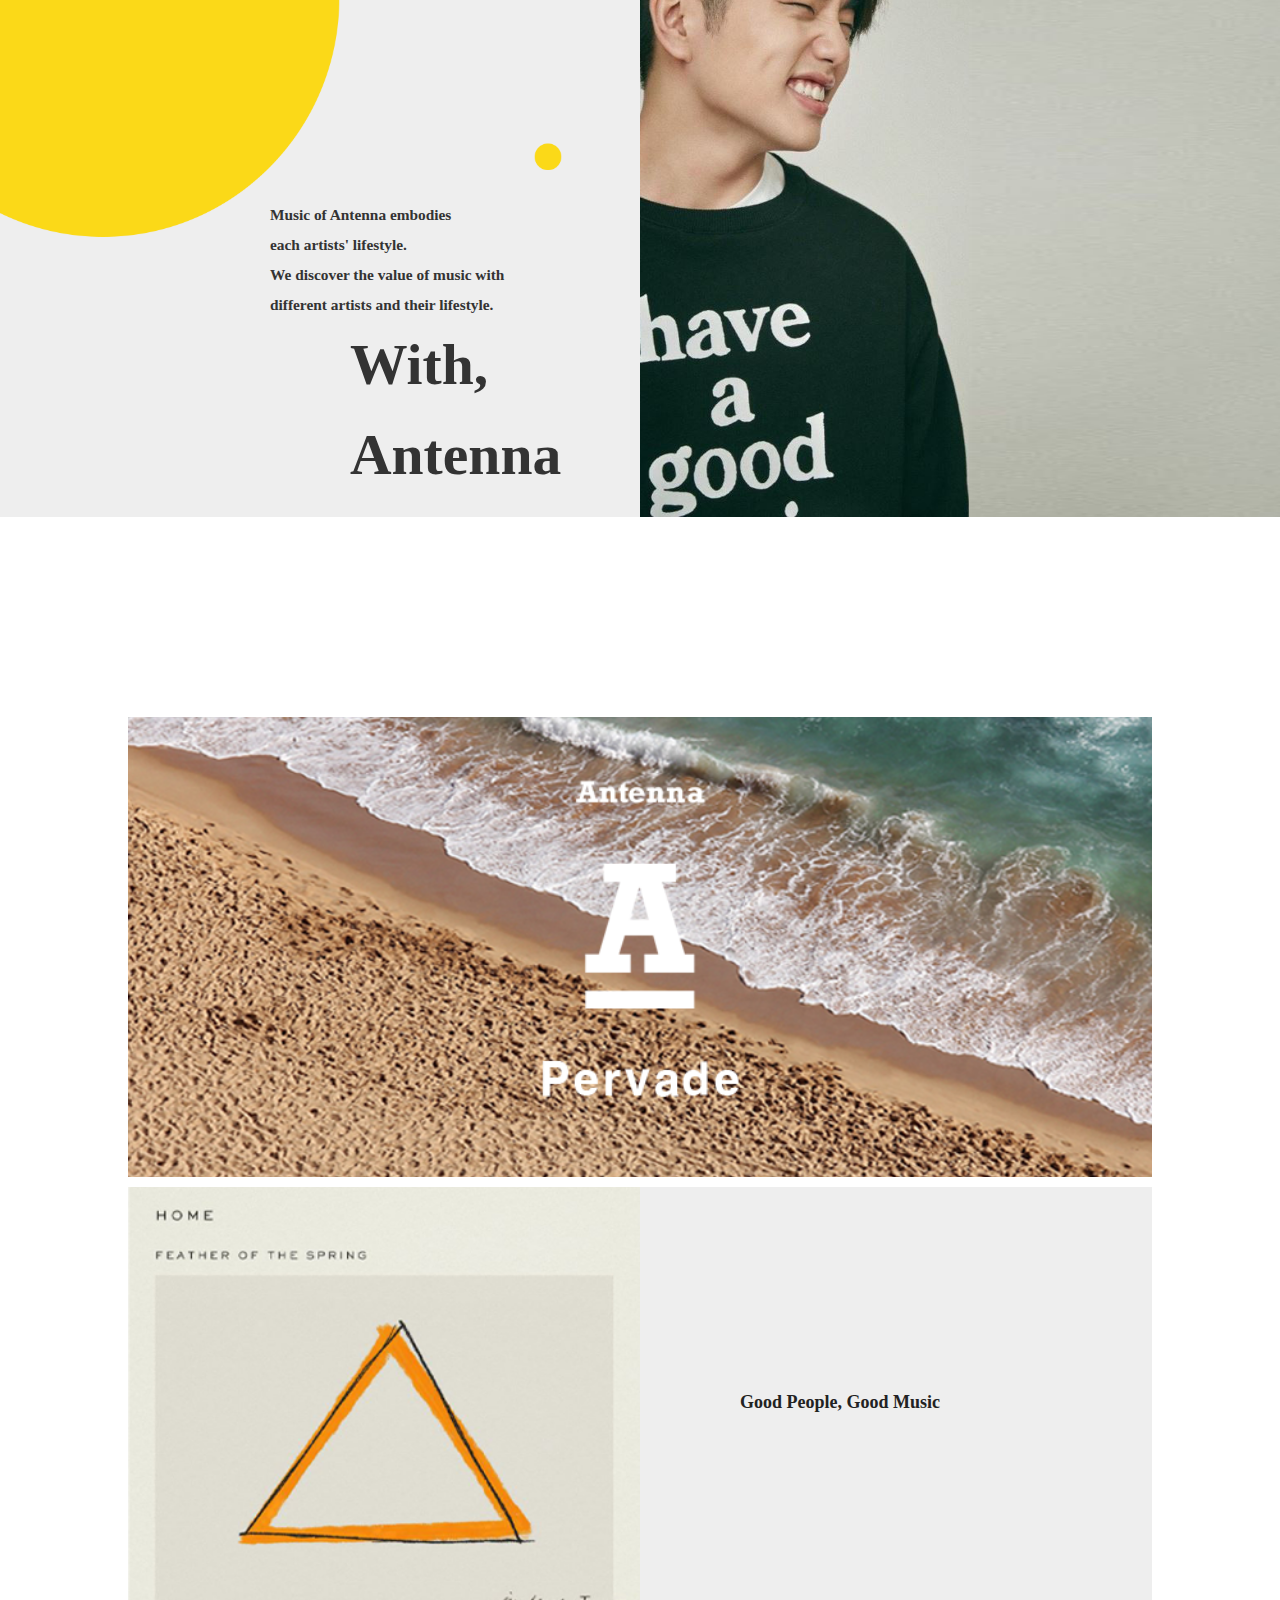
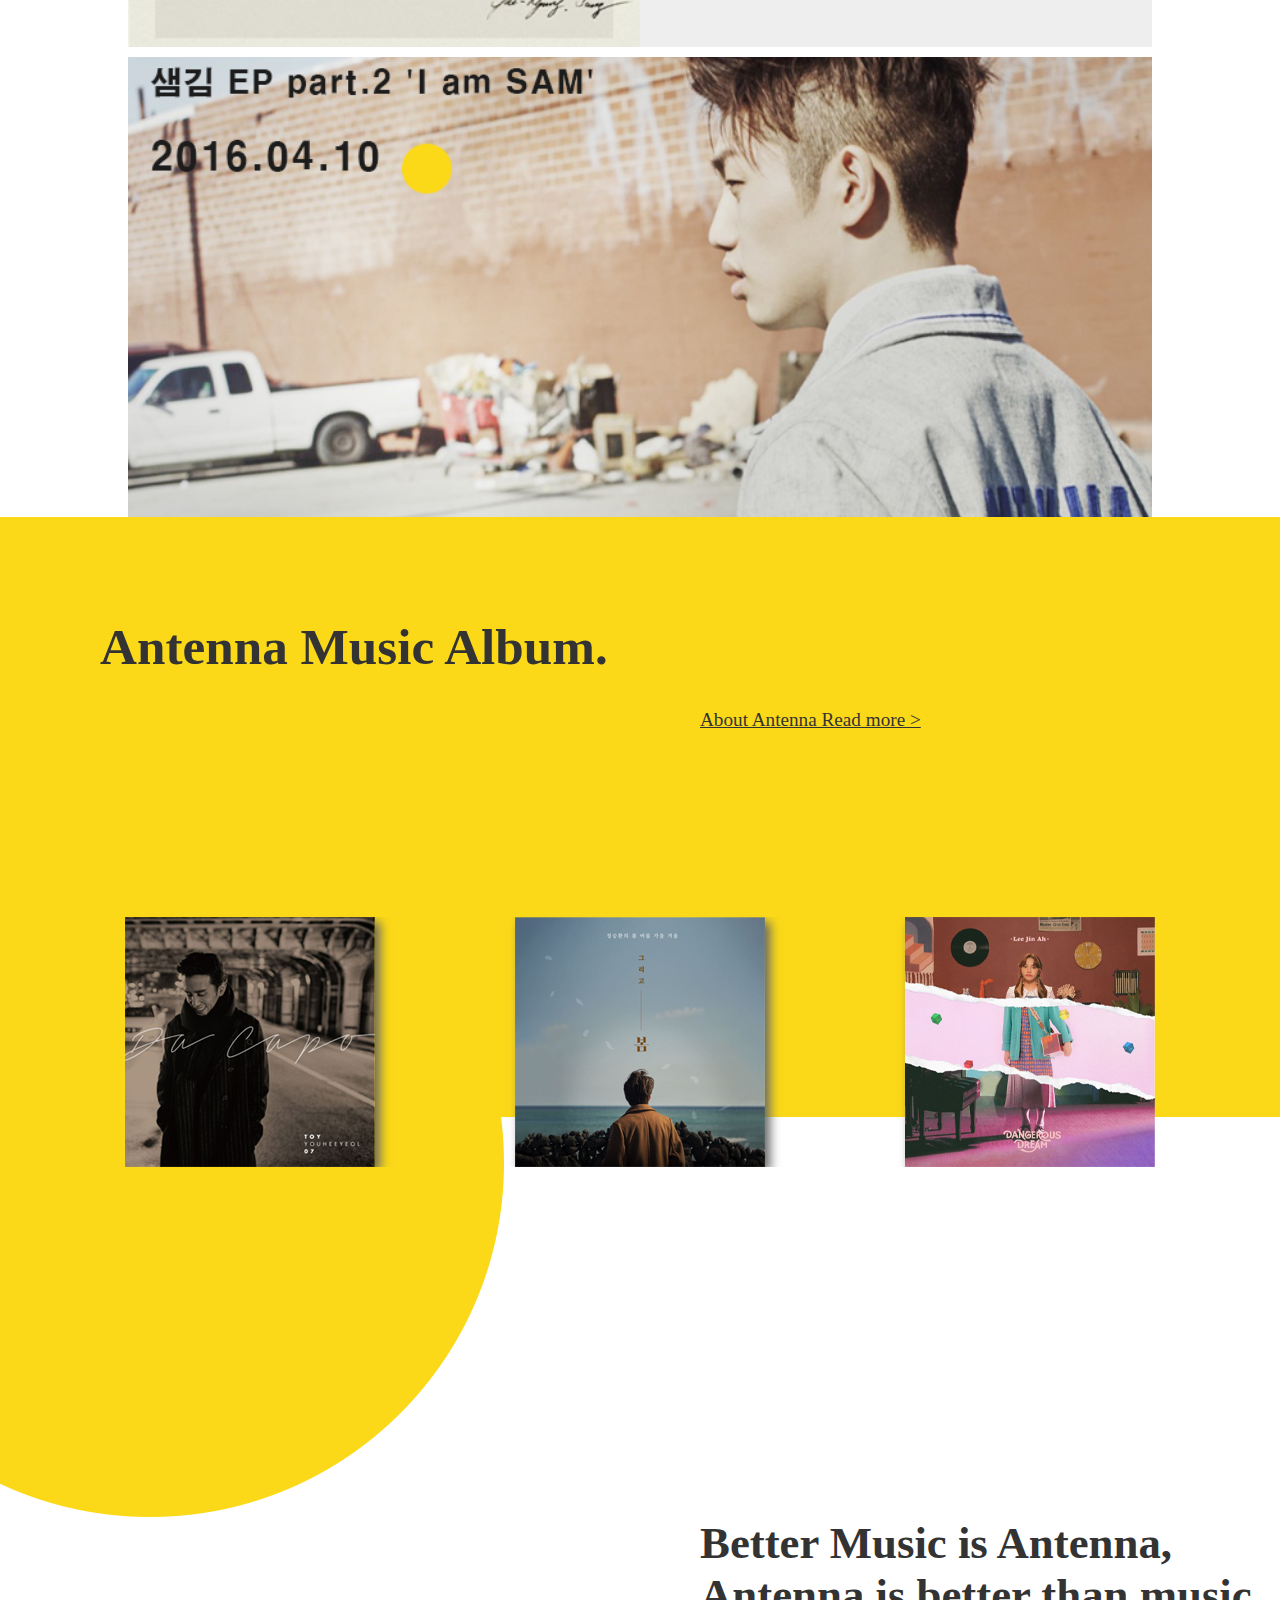
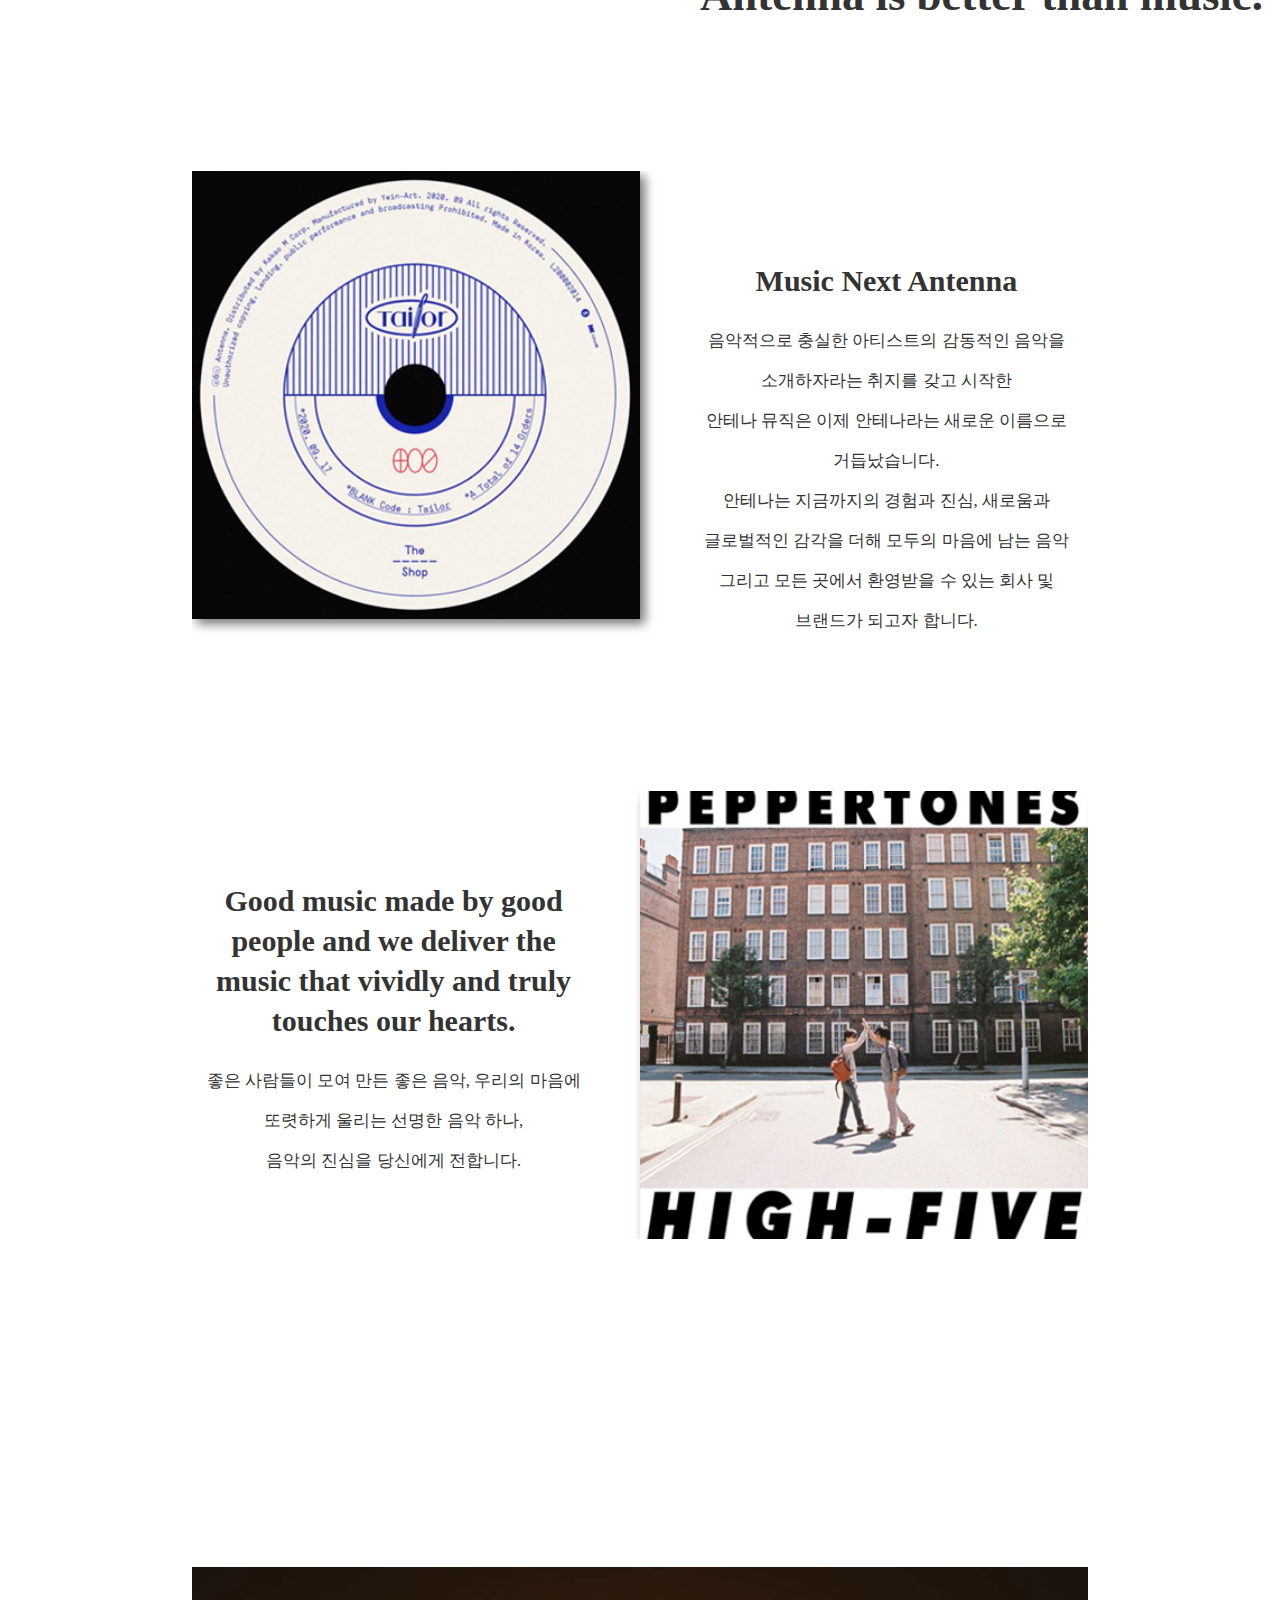
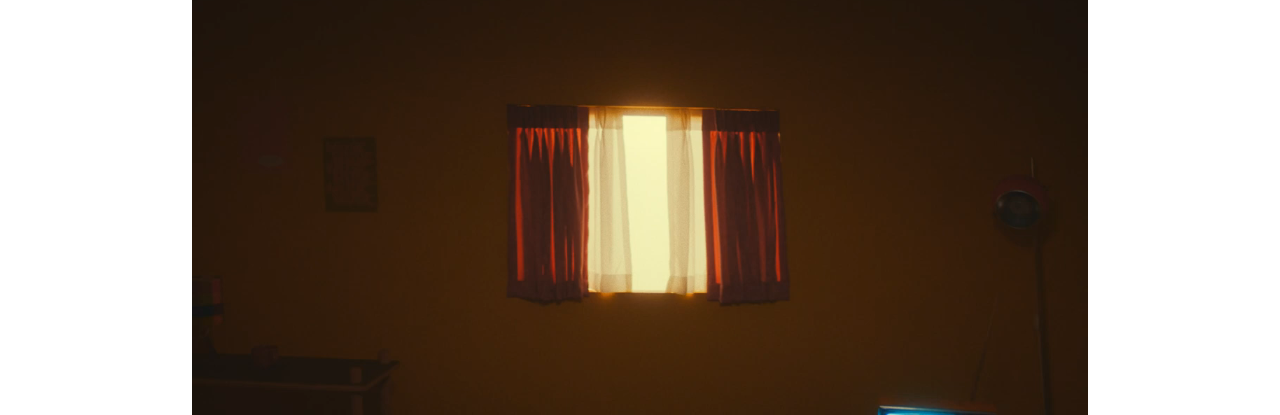
<file: index.html>
<!DOCTYPE html>
<html lang="ko">
<head>
    <title>Antenna</title>
    <meta charset="UTF-8">
    <meta http-equiv="X-UA-Compatible" content="IE=edge">
    <meta name="viewport" content="width=device-width, initial-scale=1.0">
    
    <!-- common css -->
    <link rel="stylesheet" href="common/css/common.css">
    <!-- main visual css -->
    <link rel="stylesheet" href="main.css/main.css">
    <!-- #gnb js -->
    <!-- <script src="common/js/gnb.js"></script> -->
    <!-- map js 연결 -->
    <script type="text/javascript" src="//dapi.kakao.com/v2/maps/sdk.js?appkey=d85fa69e37deff5cb8f47fed717e6f10"></script>
</head>
<body>
    <div id="wrap">
        <? include "common/header.html"; ?>
        <section id="container">
            <!-- art.visual 영역 -->
            <article class="visual_ct">
                <img src="common/imgs/aaa.png" alt="메인비주얼이미지">
                <img src="common/imgs/visual_img.png" alt="샘김메인이미지">
                <img class="visual_02" src="images/visual_img2.png" alt="샘김메인이미지2">
            </article>
            <article class="main_visual_txt">
                <p>
                Music of Antenna embodies <br>
                each artists' lifestyle. <br>
                We discover the value of music with <br>
                different artists and their lifestyle.</p>
                <h2 class="visual_txt">With, <br>
                    Antenna</h2>
            </article>
            <!-- art.news 영역 -->
            <article class="news_ct">
                <div class="news_ct_inner">
                    <ul class="news_ct_item">
                        <li class="news_item">퍼베이드이미지</li>
                        <li class="news_item02">
                            <span class="item_tit">정승환, 6월 단독 콘서트 개최… <br>
                                올림픽홀 입성 ‘역대 최대 규모’</span>
                            <span>정승환 역대급 단독 콘서트 ‘안녕, 나의 우주’ 
                                    또 한 번의 성장 예고 '26일 티켓 예매 오픈'
                                    가수 정승환이 오는 6월 동명의 단독 콘서트를 
                                    연다. 정승환 소속사 안테나는 22일 “정승환이 
                                    오는 6월 22일, 23일 양일간 서울 송파구 
                                    올림픽공원 올림픽홀에서 단독 콘서트
                                    ‘안녕, 나의 우주’를 개최한다”고 밝혔다.</span>
                        </li>
                        <li class="news_item03">정재형-Home</li>
                        <li class="news_item04">
                            <span class="item_tit">Good People, Good Music</span>
                            <span>‘좋은 사람, 좋은 음악’을 모토로 
                                생각하는 안테나는 소속 아티스트의 
                                음반 제작과 매니지먼트, 
                                새로운 아티스트 발굴 및 교류, 
                                영화, 광고, 드라마 음악의 제작 및 
                                기획 등 다양한 필드에서 참신한 
                                아이디어와 노하우를 선보이겠습니다.</span>
                        </li>
                        <li class="news_item05">권진안-나의모양</li>
                        <li class="news_item06">
                            <span class="item_tit">유희열 '딸에게 보내는 노래' <br>
                                그림책으로 나와...</span>
                            <span>그룹 ‘토이’의 6집 앨범 ‘땡큐(Thank you)’
                                에 수록된 노래 ‘딸에게 보내는 노래’가 
                                그림책으로 출간됐다. 유희열의 노랫말에 
                                맞춰 그림책 작가 천유주가 그림을 그렸다. 
                                창비의 노랫말 그림책 시리즈의 첫 주자다. 
                                유희열은 책을 내면서 “‘딸에게 보내는 
                                노래’는 사실 아내를 위해 만든 곡이며..</span>
                        </li>
                        <li class="news_item07">샘김-이미지배너</li>
                    </ul>
                </div>
            </article>
            <article class="album_ct">
                <div class="album_ct_text">
                    <h2 class="album_tit">Antenna Music Album.</h2>
                    <a href="#"><p>About Antenna Read more ></p></a>
                </div>
                <div class="album_ct_inner">
                    <ul class="album_items">
                        <li><img src="images/album01.png" alt="토이앨범이미지"></li>
                        <li><img src="images/album02.png" alt="정승환앨범이미지"></li>
                        <li><img src="images/album03.png" alt="이진아앨범이미지"></li>
                    </ul>
                </div>
            </article>
            <article class="antenna_ct">
                <div class="antenna_tit_box">
                    <span class="antenna_tit">Better Music is Antenna, <br>
                        Antenna is better than music.</span>
                </div>
                <div class="antenna_ct_inner">
                    <ul>
                        <li class="antenna_item">
                            <img src="images/a_talor.png" alt="테일러이미지">

                            <div class="a_txt_box">
                                <h4>Music Next Antenna</h4>
                                <p>음악적으로 충실한 아티스트의 감동적인 음악을 <br>
                                    소개하자라는 취지를 갖고 시작한 <br> 안테나 뮤직은 
                                    이제 안테나라는 새로운 이름으로  <br> 거듭났습니다. <br> 
                                    안테나는 지금까지의 경험과 진심, 새로움과  <br> 
                                    글로벌적인 감각을 더해  모두의 마음에 남는 음악 <br>  그리고  
                                    모든 곳에서 환영받을 수 있는 회사 및 <br> 브랜드가 되고자 합니다.</p>
                            </div>
                        </li>
                        <li class="antenna_item02">
                            <img src="images/a_tons.png" alt="페퍼톤스이미지">
                            <div class="a_txt_box2">
                                <h4>Good music made by 
                                    good people and we deliver 
                                    the music  that vividly and truly 
                                    touches our hearts.</h4>
                                <p>
                                    좋은 사람들이 모여 만든 좋은 음악, 우리의 마음에 <br>  또렷하게 울리는 
                                    선명한 음악 하나, <br>  음악의 진심을 당신에게 전합니다.</p>
                            </div>
                        </li>
                    </ul>
                </div>
            </article>
            <div class="single_tit"></div>
            <article class="video_ct">
                <video src="video/Sam Kim Single 'The Juice' MV Teaser 1.mp4" muted autoplay loop></video>
            </article>
        </section>
        <? include "common/footer.html"; ?>

    </div>
    <!-- footer map js -->
    <script src="//dapi.kakao.com/v2/maps/sdk.js?appkey=http://127.0.0.1:5500"></script>
	<script>
		var mapContainer = document.getElementById('map'), // 지도를 표시할 div 
		    mapOption = {
		        center: new kakao.maps.LatLng(37.522870435947844, 127.03161369811241), // 지도의 중심좌표
		        level: 5, // 지도의 확대 레벨
		        mapTypeId : kakao.maps.MapTypeId.ROADMAP // 지도종류
		    }; 

		// 지도를 생성한다 
		var map = new kakao.maps.Map(mapContainer, mapOption); 

		// 지도에 마커를 생성하고 표시한다
		var marker = new kakao.maps.Marker({
		    position: new kakao.maps.LatLng(37.522870435947844, 127.03161369811241), // 마커의 좌표
		    map: map // 마커를 표시할 지도 객체
		});
	</script>
</body>
</html>
</file>
<file: main.css/main.css>
@charset "utf-8";

/* text fade 효과 */
@keyframes fadeIn{
    from{opacity: 0;transform: translateY(40px);}
    to{opacity: 3;transform: none;}
}
.main_visual_txt p{animation: fadeIn 1s ease-in-out;}

@keyframes fadeIn{
    from{opacity: 0;transform: translateY(50px);}
    to{opacity: 3;transform: none;}
}



#container{display: flex;flex-flow: row wrap;width: 100%;margin-top: -150px;}
article.news_ct{width: 100%;height: 1400px;margin-top: 100px;}
article.album_ct{position: relative;width: 100%;height: 1000px;margin-top: 100px;background-image: url(../images/bgi.png);background-repeat: no-repeat;background-size: cover;}
article.antenna_ct{width: 100%;height: 1500px;}
article.video_ct{width: 70%; margin: 0 auto;}

/* #container .visual_ct */
#container article.visual_ct{display: flex;flex-flow: row nowrap;width: 100%;}
#container article.visual_ct img{display: block;width: 50%;}
#container article.visual_ct img.visual_02{display:none;width: 100%;}

/* article .main_visual txt */
#container .main_visual_txt{}
#container .main_visual_txt p{position: absolute;top:260px; left:300px; font-size: 1.2vw;font-weight: bold;line-height: 30px;}
#container .main_visual_txt h2.visual_txt{position: absolute;top:420px; left:450px; font-size: 4.5vw;line-height: 90px;animation: fadeIn 1.2s ease-in-out;}


/* article .news_ct */
article.news_ct .news_ct_inner{width: 1280px;margin: 0 auto;} 
article.news_ct .news_ct_inner ul.news_ct_item{display: flex;flex-flow: row wrap;justify-content: center;text-indent: -9999px;margin-top: 100px;}
article.news_ct .news_ct_inner ul.news_ct_item li{width: 400px;height: 390px;}
article.news_ct .news_ct_inner ul.news_ct_item li:hover{transition: all 0.5s;}

article.news_ct .news_ct_inner ul.news_ct_item .news_item{background-position: center;width: 790px;height: 390px;background-image: url(../images/item1.png);background-repeat: no-repeat;margin-right: 10px;}
article.news_ct .news_ct_inner ul.news_ct_item .news_item:hover{background-image: url(../images/item1_ho.png);}
article.news_ct .news_ct_inner ul.news_ct_item .news_item02{width: 400px;height: 390px; background-color: #eee;text-indent: 0;text-align: left;}

/* 뉴스 아이템 텍스트 */
article.news_ct .news_ct_inner ul.news_ct_item span.item_tit{display: block; width: 400px;font-size: 18px;font-weight: bold;text-align: center; padding-top: 200px;margin-bottom: 50px;}
article.news_ct .news_ct_inner ul.news_ct_item span.item_tit:hover{display: block;}
article.news_ct .news_ct_inner ul.news_ct_item span{display: none;text-align: center; font-size: 16px;line-height: 30px;color: #222;}

article.news_ct .news_ct_inner ul.news_ct_item .news_item03{display: block;width: 400px;height: 390px; background-image: url(../images/item3.png);background-repeat: no-repeat;margin-top: 10px; margin-right: 10px;background-position: center;}
article.news_ct .news_ct_inner ul.news_ct_item .news_item03:hover{background-image: url(../images/item3_ho.png);}
article.news_ct .news_ct_inner ul.news_ct_item .news_item04{width: 380px;height: 390px;background-color: #eee;text-indent: 0; margin-top: 10px; margin-right: 10px;}
article.news_ct .news_ct_inner ul.news_ct_item .news_item05{width: 400px;height: 390px; background-image: url(../images/item5.png);background-repeat: no-repeat;margin-top: 10px;}
article.news_ct .news_ct_inner ul.news_ct_item .news_item05:hover{background-image: url(../images/item5_ho.png);}
article.news_ct .news_ct_inner ul.news_ct_item .news_item06{ background-color: #eee;text-indent: 0; margin-top: 10px; margin-right: 10px;}
article.news_ct .news_ct_inner ul.news_ct_item .news_item07{background-position: center;width: 790px;height: 390px; margin-top: 10px; background-image: url(../images/item7_bn.png);}
article.news_ct .news_ct_inner ul.news_ct_item .news_item07:hover{background-image: url(../images/item7_ho.png);}


/* article.album_ct */
article.album_ct .album_ct_text{position: absolute;top:100px;left: 100px;width: 1600px;}
article.album_ct .album_ct_text .album_tit{font-size: 4vw;font-weight: bold;}
article.album_ct .album_ct_text a{color: #333;text-decoration: none;}
article.album_ct .album_ct_text a p{font-size: 1.5vw;text-decoration-line: underline;margin-top: 30px; margin-left: 600px;}

article.album_ct .album_ct_inner{width: 100%;margin-top: 400px;}
article.album_ct .album_ct_inner ul.album_items{overflow: hidden; width: 1030px;margin:0 auto;}
article.album_ct .album_ct_inner ul.album_items li{width: 250px; height: 250px; float: left;margin-right: 140px;box-shadow: 5px 5px 10px #666;}
article.album_ct .album_ct_inner ul.album_items li:last-child{margin-right: 0;}

/* article.antenna_ct */
article.antenna_ct .antenna_tit_box{ width: 100%;margin: auto; margin-right: -700px;}
article.antenna_ct .antenna_tit_box span.antenna_tit{font-size: 3.5vw;font-weight: 600;}

article.antenna_ct .antenna_ct_inner{ width: 70%;margin: 0 auto;}
article.antenna_ct .antenna_ct_inner ul{margin-top: 150px;}
article.antenna_ct .antenna_ct_inner ul li{width: 100%;overflow: hidden;}
article.antenna_ct .antenna_ct_inner ul li:last-child{margin-top: 150px;}
article.antenna_ct .antenna_ct_inner ul li .a_txt_box{width: 45%;float: right;}
article.antenna_ct .antenna_ct_inner ul li .a_txt_box2{width: 45%;float: left;}


article.antenna_ct .antenna_ct_inner ul .antenna_item{width: 100%;}
article.antenna_ct .antenna_ct_inner ul .antenna_item img{display: block;width: 50%;float: left;}
article.antenna_ct .antenna_ct_inner ul .antenna_item02{}
article.antenna_ct .antenna_ct_inner ul .antenna_item02 img{display: block;width: 50%;float: right;}
article.antenna_ct .antenna_ct_inner ul li img{display: block;box-shadow: 5px 5px 10px #777;}

article.antenna_ct .antenna_ct_inner ul li h4{width: 100%; font-size: 30px;font-weight: bold;text-align: center;line-height: 40px;margin-top: 90px;}
article.antenna_ct .antenna_ct_inner ul li p{width: 100%; font-size: 17px;text-align: center;line-height: 40px;margin-top: 20px;}

/* article.video_ct */
.single_tit{background-image: url(../images/video_tit.png);background-repeat: no-repeat;}
article.video_ct video{width: 100%;margin-top: 150px;}




/* ---------------------@media screen------------------------- */
/* 일반PC(1281px ~ 1600px) */
@media screen and (max-width : 1600px){
   article.album_ct .album_ct_text{width: 100%;}
}
/* 대형 태블릿(769px ~ 1280px) */
@media screen and (max-width : 1280px){
    #container .main_visual_txt p{position: absolute;top:200px; left:270px; font-size: 1.2vw;font-weight: bold;line-height: 30px;}
    #container .main_visual_txt h2.visual_txt{position: absolute;top:320px; left:350px; font-size: 4.5vw;line-height: 90px;}
    
    /* article .news_ct */
article.news_ct .news_ct_inner{width: 100%;} 
article.news_ct .news_ct_inner ul.news_ct_item{ display: flex;flex-flow: row wrap;justify-content: space-between;width: 80%;margin:0 auto;text-indent: -9999px;margin-top: 100px;}


article.news_ct .news_ct_inner ul.news_ct_item .news_item{width: 100%;height: 460px;background-size: cover; background-image: url(../images/item1.png);background-repeat: no-repeat;margin-right: 0;}
article.news_ct .news_ct_inner ul.news_ct_item .news_item02{display: none;}

/* 뉴스 아이템 텍스트 */
article.news_ct .news_ct_inner ul.news_ct_item span.item_tit{display: block; width: 400px;font-size: 18px;font-weight: bold;text-align: center; padding-top: 200px;margin-bottom: 50px;}
article.news_ct .news_ct_inner ul.news_ct_item span.item_tit:hover{display: block;}
article.news_ct .news_ct_inner ul.news_ct_item span{display: none;text-align: center; font-size: 16px;line-height: 30px;color: #222;}

article.news_ct .news_ct_inner ul.news_ct_item .news_item03{display: block;width: 50%;height: 460px;margin-top: 10px;margin-right: 0;background-size: cover;}
article.news_ct .news_ct_inner ul.news_ct_item .news_item04{width:50%;height: 460px;margin-top: 10px; margin-right: 0;}
article.news_ct .news_ct_inner ul.news_ct_item .news_item05{display: none;}

article.news_ct .news_ct_inner ul.news_ct_item .news_item06{display: none;}
article.news_ct .news_ct_inner ul.news_ct_item .news_item07{width: 100%;height: 460px; margin-top: 10px;background-repeat: no-repeat;background-size: cover;}

}

@media screen and (max-width : 1024px){
    #container .main_visual_txt{display: none;}
    #container article.visual_ct img{display: none;}
#container article.visual_ct img.visual_02{display:block;}

article.news_ct .news_ct_inner ul.news_ct_item{ display: flex;flex-flow: row-reverse wrap;justify-content: space-between;width: 100%;text-indent: -9999px;margin-top: 100px;}
article.news_ct .news_ct_inner{width: 100%;} 


article.news_ct .news_ct_inner ul.news_ct_item .news_item{width: 100%;height: 360px;background-size: cover; background-image: url(../images/item1.png);background-repeat: no-repeat;margin-right: 0;}
article.news_ct .news_ct_inner ul.news_ct_item .news_item02{display: none;}


article.news_ct .news_ct_inner ul.news_ct_item .news_item03{display: block;width: 50%;height: 360px;margin-top: 10px;margin-right: 0;background-size: cover;}
article.news_ct .news_ct_inner ul.news_ct_item .news_item04{width:50%;height: 360px;margin-top: 10px; margin-right: 0;}
article.news_ct .news_ct_inner ul.news_ct_item .news_item05{display: none;}

article.news_ct .news_ct_inner ul.news_ct_item .news_item06{display: none;}
article.news_ct .news_ct_inner ul.news_ct_item .news_item07{width: 100%;height: 360px;}
    
/* article.album_ct */
    article.album_ct{height: 600px;}
article.album_ct .album_ct_text{position: absolute;width: 100%; top:100px;left: 100px;}
article.album_ct .album_ct_text .album_tit{font-size: 4vw;font-weight: bold;}
article.album_ct .album_ct_text a{color: #333;text-decoration: none;}
article.album_ct .album_ct_text a p{font-size: 1.5vw;text-decoration-line: underline;margin-top: 30px; margin-left: 600px;font-weight: bold;}

article.album_ct .album_ct_inner{width: 100%;margin: 0 auto;margin-top: 250px;}
article.album_ct .album_ct_inner ul.album_items{display: flex;flex-flow: row nowrap;justify-content: space-between; overflow: hidden; width: 80%;margin:0 auto;}
article.album_ct .album_ct_inner ul.album_items li{width: 30%;height: 70%; float: left;margin-right: 140px;box-shadow: 5px 5px 10px #666;}
article.album_ct .album_ct_inner ul.album_items li img{display: block;width: 100%;height: 100%;}
article.album_ct .album_ct_inner ul.album_items li:last-child{margin-right: 0;}
}
/* 중형 태블릿(415px ~ 768px) */
@media screen and (max-width : 768px){
    article.news_ct .news_ct_inner ul.news_ct_item{width: 80%;margin:0 auto;}
    article.news_ct .news_ct_inner ul.news_ct_item .news_item{width: 100%;height: 260px;margin:0 auto;border-radius: 20px;}


article.news_ct .news_ct_inner ul.news_ct_item .news_item03{display: block;width: 47%;margin-right: 3%; height: 260px;;border-radius: 20px;margin-top: 20px;margin-right: 0;background-size: cover;}
article.news_ct .news_ct_inner ul.news_ct_item .news_item04{width:50%;height: 260px;margin-top: 20px; margin-right: 0;border-radius: 20px;}
article.news_ct .news_ct_inner ul.news_ct_item .news_item05{display: none;}

article.news_ct .news_ct_inner ul.news_ct_item .news_item06{display: none;}
article.news_ct .news_ct_inner ul.news_ct_item .news_item07{width: 100%;height: 360px;}
article.news_ct .news_ct_inner ul.news_ct_item .news_item07{display: none;}
    
        
/* article.album_ct */
    article.album_ct{height: 400px;background-image:none;}
article.album_ct .album_ct_text{position: absolute;top:100px;left: 100px;}
article.album_ct .album_ct_text .album_tit{font-size: 4vw;font-weight: bold;}
article.album_ct .album_ct_text a{color: #333;text-decoration: none;}
article.album_ct .album_ct_text a p{font-size: 1.5vw;text-decoration-line: underline;margin-top: 30px; margin-left: 300px;font-weight: bold;}

article.album_ct .album_ct_inner{width: 100%;margin: 0 auto;margin-top: 250px;}
article.album_ct .album_ct_inner ul.album_items{display: flex;flex-flow: row nowrap;justify-content: space-between; overflow: hidden; width: 80%;margin:0 auto;}
article.album_ct .album_ct_inner ul.album_items li{width: 30%;height: 70%; float: left;margin-right: 140px;box-shadow: 5px 5px 10px #666;}
article.album_ct .album_ct_inner ul.album_items li img{display: block;width: 100%;height: 100%;}
article.album_ct .album_ct_inner ul.album_items li:last-child{margin-right: 0;}
    
    /* article.antenna_ct */
    article.antenna_ct{margin-top: 50px}
article.antenna_ct .antenna_tit_box{ width: 100%;margin: auto; margin-left: 370px;}
article.antenna_ct .antenna_tit_box span.antenna_tit{font-size: 3.5vw;font-weight: 600;}

article.antenna_ct .antenna_ct_inner{ width: 1600px;margin: 0 auto;}
article.antenna_ct .antenna_ct_inner ul{width: 1600px;}
article.antenna_ct .antenna_ct_inner ul li{}
article.antenna_ct .antenna_ct_inner ul .antenna_item{width: 100%;}
article.antenna_ct .antenna_ct_inner ul .antenna_item img{display: block;}
article.antenna_ct .antenna_ct_inner ul .antenna_item02{}
article.antenna_ct .antenna_ct_inner ul .antenna_item02 img{}
article.antenna_ct .antenna_ct_inner ul li img{display: block;box-shadow: 5px 5px 10px #777;}

article.antenna_ct .antenna_ct_inner ul li h4{width: 30%; font-size: 1.8vw;font-weight: bold;text-align: center;line-height: 40px;}
article.antenna_ct .antenna_ct_inner ul li p{width: 30%; font-size: 1vw;text-align: center;line-height: 40px;}
}
/* 스마트폰 (320px ~ 414px) */
@media screen and (min-width : 320px) and (max-width : 414px){
    article.news_ct .news_ct_inner ul.news_ct_item .news_item{order: 60;}
    article.news_ct .news_ct_inner ul.news_ct_item .news_item03{order: 50;}
article.news_ct .news_ct_inner ul.news_ct_item .news_item04{order: 40;}

}
</file>
<file: common/css/common.css>
@charset "utf-8";

/* reset */
/* Reset CSS  */
* { margin:0; padding:0; border:0; outline:0; vertical-align:top;
    -webkit-text-size-adjust:none;  }
    body {font-size:14px; color:#333;}
    article, aside, details, figcaption, figure, footer, header, hgroup, menu, nav, section { display:block; }
    ul, ol, dl { list-style:none; }
    img, video { border:0; vertical-align:top; }
    a, a:link {color:#333;text-decoration:none; }
    a:visited { color:#333; }
    a:hover, a:active {color:#333;text-decoration:none; }
    table { border-collapse:collapse; border-spacing:0; }
    input, select { vertical-align:middle; }
    label { cursor:pointer; }
    .blind,legend,hr{display:block; overflow:hidden; position:absolute; top:0; left:-1000em; }
    i,em,address { font-style:normal; font-weight:normal; }
    p,li,dd{ line-height:1.5em}
    
    .hidden{position: absolute; left: -1000px; top:0; display: block; width: 1px; height: 1px; overflow: hidden; color: #fff}
    

/* layout */
#wrap{display: flex; flex-flow: row wrap; max-width:100%;overflow-x: hidden;}
#header{position: relative; width: 100%;height: 120px; margin-top: 30px;z-index: 90;}
#footer{ position: relative; width: 100%;height: 500px; margin-top: 100px;padding-top: 150px; background-color: #eee;}

/* #header */
#header .header_inner{display: flex;flex-flow: row nowrap; width: 1600px; height: 120px; margin:0 auto;justify-content: space-around;}
#header .header_inner .m_nav_icon{display: none;width: 10%;}
#header .header_inner .m_nav_icon a{display: block;width: 100%;}
#header .header_inner .m_nav_icon a img{display: block;width: 100%;}
#header .header_inner #gnb{width: 80%; height: 120px;}
#header .header_inner #gnb .menu_gnb{overflow: hidden;  width: 100%; height: 120px;}
#header .header_inner #gnb .menu_gnb>li{float: left;  margin-right: 60px;}
#header .header_inner #gnb .menu_gnb>li>a{color: #222;text-align: center;font-size: 1.5vw;font-weight: bold;}
#header .header_inner #gnb .menu_gnb>li:last-child{margin-right: 0;}
#header .header_inner #gnb .menu_gnb>li:hover>a{transition: all 0.2s; color: #fff;}

#header .header_inner #logo{width: 7%;}
#header .header_inner #logo a{display: block; width: 100%;}
#header .header_inner #logo a img{display: block;width: 100%;}





/* #footer */
#footer .footer_box{width: 920px;margin:0 auto;}
#footer .footer_inner{width: 460px;float: left;padding-top: 120px;}
#map{width: 460px;height: 300px; border-radius: 30px;box-shadow: 5px 5px 10px rgb(182, 182, 182);margin-top: 100px;float: left;}

#footer .footer_inner .follow_tit{}
#footer .footer_inner .follow_tit a{display: block;width: 100%;font-size: 22px;text-decoration: underline;color: rgb(150, 150, 150);}
#footer .footer_inner address{width: 100%;margin-top: 90px;}
#footer .footer_inner address p{font-size: 19px;color: #555;}



/* ---------------------@media screen------------------------- */
/* 일반PC(1281px ~ 1600px) */
@media screen and (max-width : 1600px){
    #header .header_inner{width: 100%;}
}
/* 대형 태블릿(769px ~ 1280px) */
@media screen and (max-width : 1280px){
    #header .header_inner{width: 100%; margin: 0;}

    #footer .footer_box{width: 80%;margin:0 auto;}
#footer .footer_inner{width: 50%;float: left;padding-top: 120px;}
#map{width: 50%;;height: 300px; border-radius: 30px;box-shadow: 5px 5px 10px rgb(182, 182, 182);margin-top: 100px;float: left;}
#footer .footer_inner address p{font-size: 17px;}
}
/* 중형 태블릿(415px ~ 768px) */
@media screen and (max-width : 768px){
    #header .header_inner{display: flex;flex-flow: row nowrap;justify-content:flex-start;}
    #header .header_inner .m_nav_icon{display: block;}
    #header .header_inner #gnb{display: none;justify-content: none;}
    #header .header_inner #logo{display: none;justify-content: none;}

    #footer{width: 100%;height: 400px; margin-top: 0;padding-top: 0;}
    #footer .footer_box{width: 100%;margin:0 auto;}
    #footer .footer_inner{width: 100%;float:none;padding-top: 120px;}
    #footer .footer_inner .follow_tit a{text-align: center;}
    #map{display: none;}
    #footer .footer_inner address p{text-align: center; font-size: 20px;}
}
/* 스마트폰 (320px ~ 414px) */
@media screen and (min-width : 320px) and (max-width : 414px){
    #header .header_inner .m_nav_icon{display: flex;width: 10%;}
}
</file>
